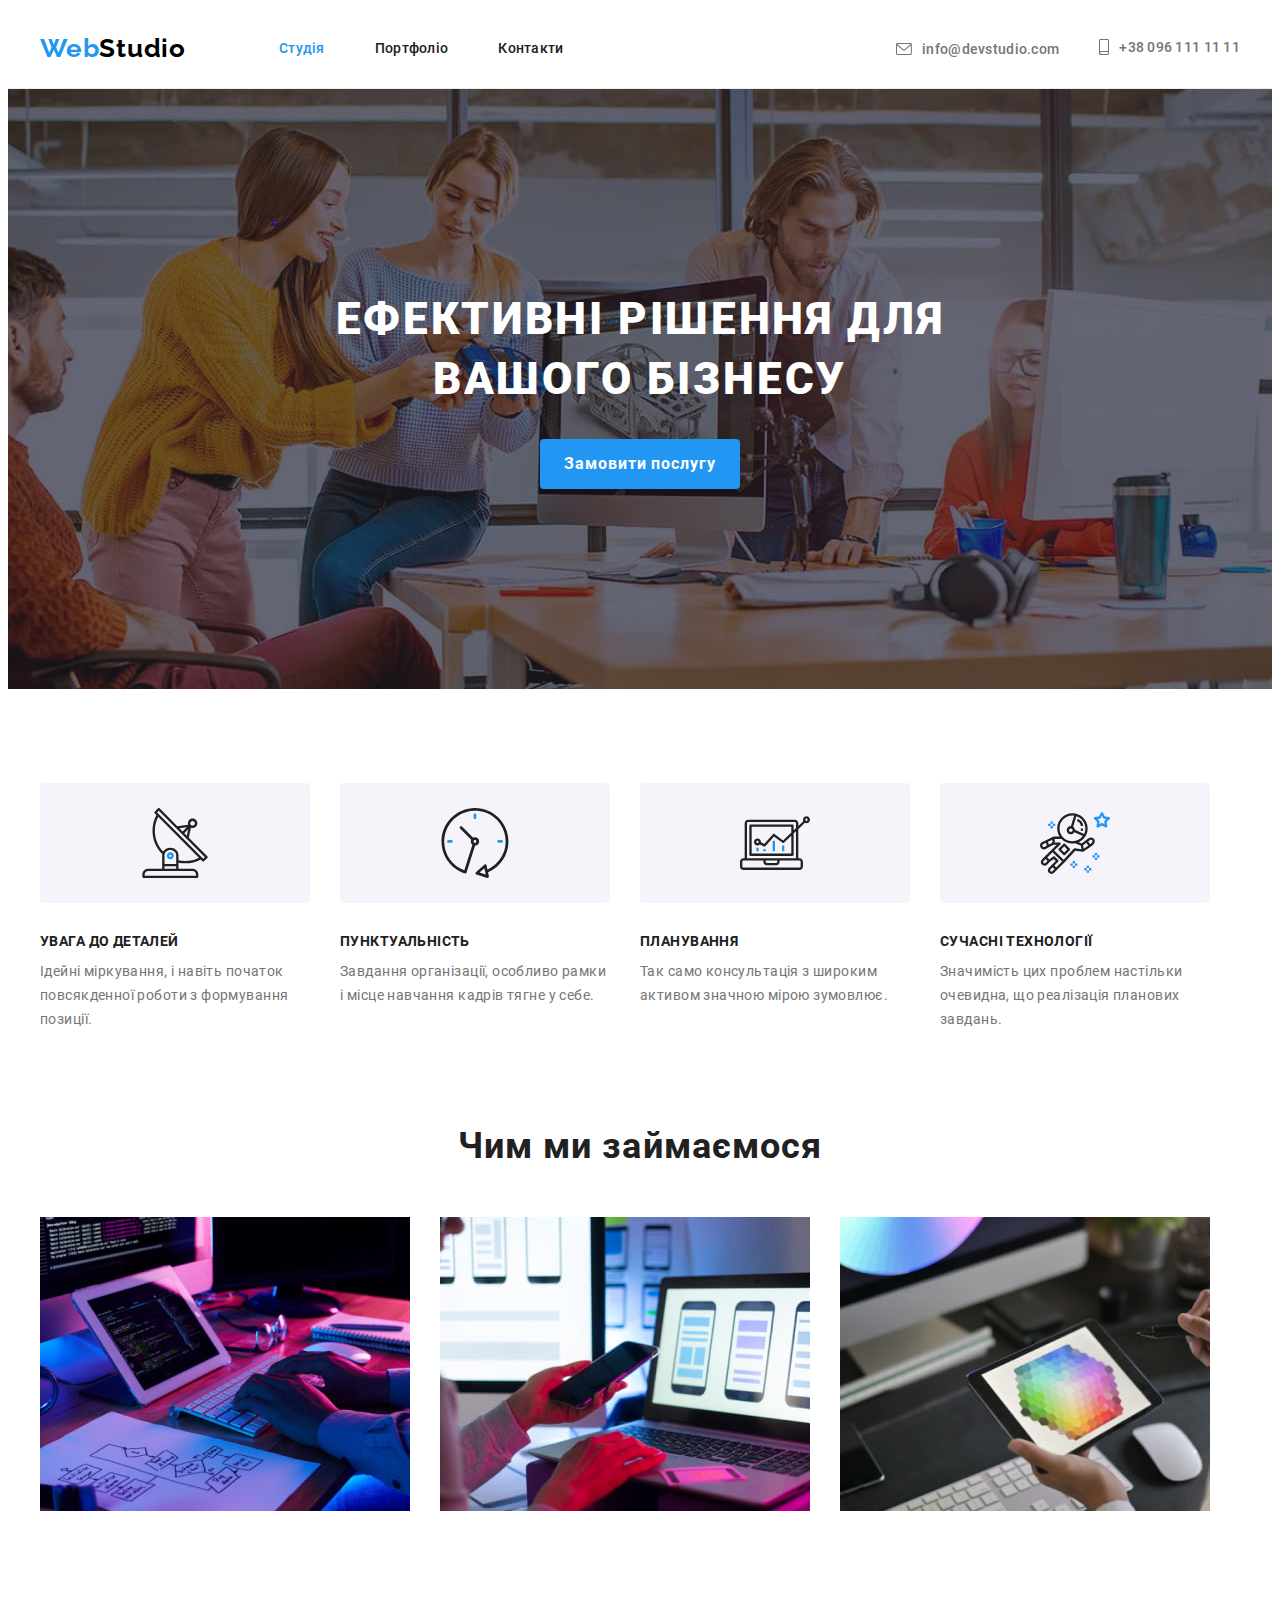
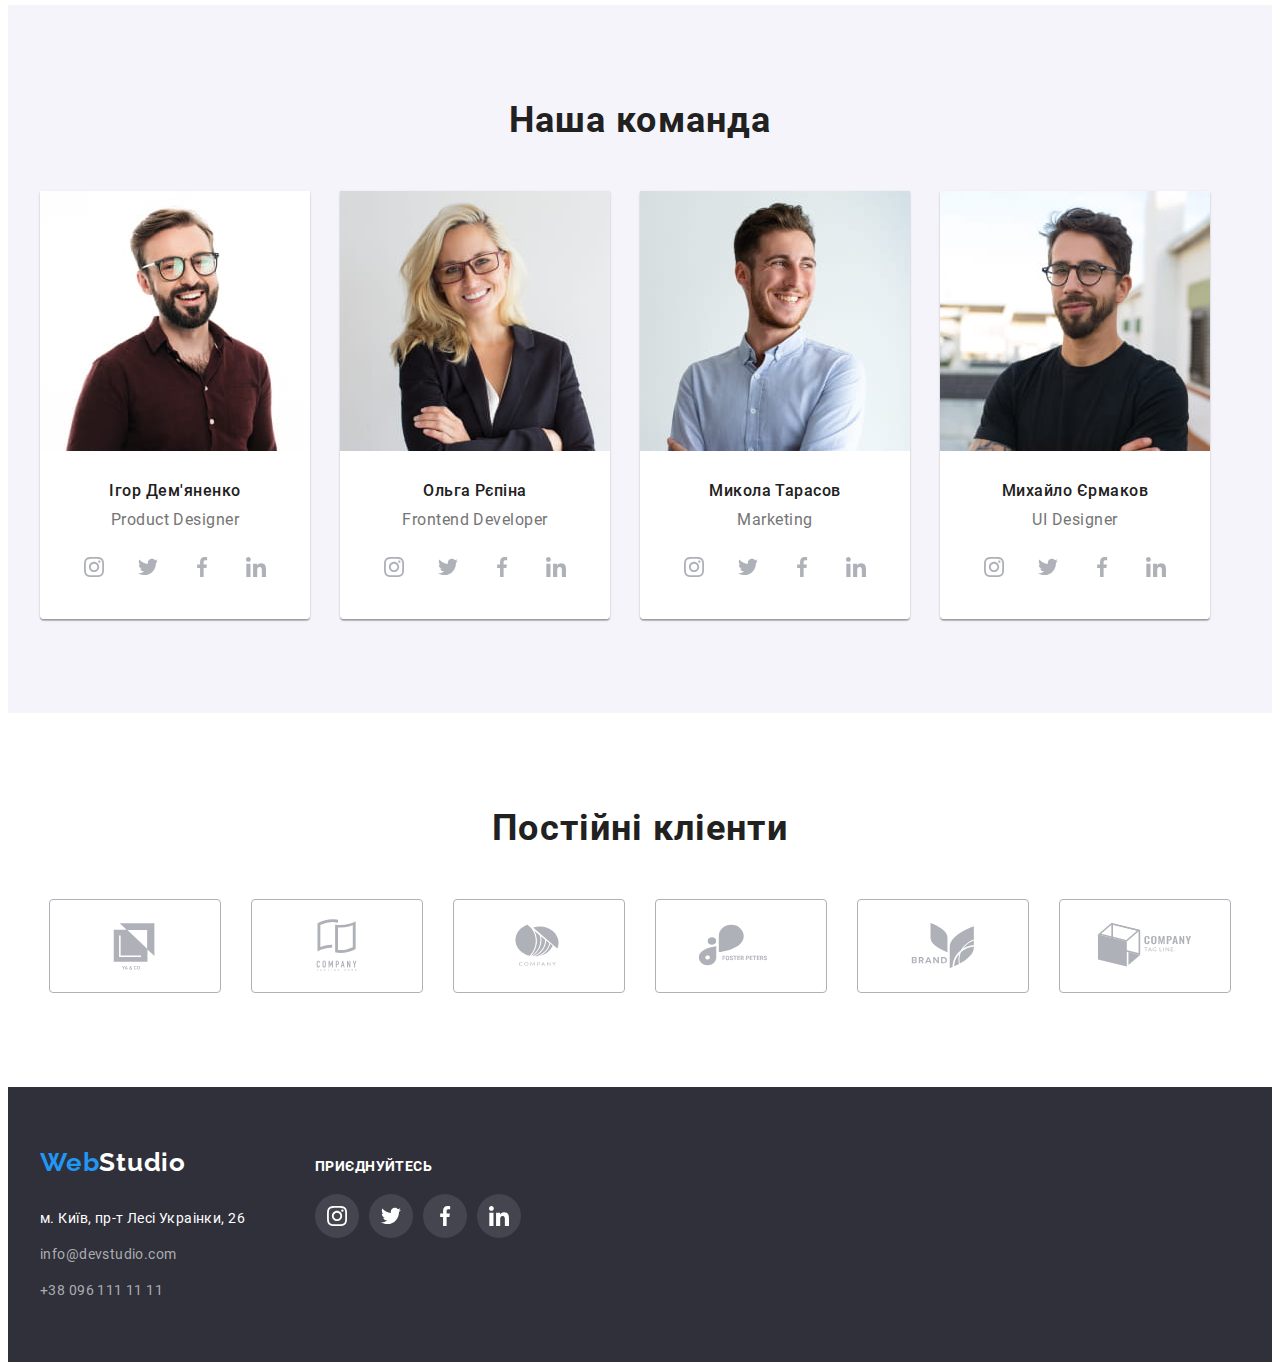
<file: index.html>
<!DOCTYPE html>
<html lang="uk">
  <head>
    <meta charset="UTF-8" />
    <meta http-equiv="X-UA-Compatible" content="IE=edge" />
    <meta name="viewport" content="width=device-width, initial-scale=1.0" />
    <title>Веб студія</title>
    <!--Стилі-->
    <link
      rel="stylesheet"
      href="https://cdnjs.cloudflare.com/ajax/libs/modern-normalize/1.1.0/modern-normalize.min.css"
      integrity="sha512-wpPYUAdjBVSE4KJnH1VR1HeZfpl1ub8YT/NKx4PuQ5NmX2tKuGu6U/JRp5y+Y8XG2tV+wKQpNHVUX03MfMFn9Q=="
      crossorigin="anonymous"
      referrerpolicy="no-referrer"
    />
    <link rel="stylesheet" href="./css/styles.css" />
  </head>
  <body>
    <!-- Хедер -->
    <header class="header">
      <!-- Навигация -->
      <div class="container head">
        <nav class="nav">
          <a href="./index.html" class="logo-link link">
            Web<span class="logo-dark">Studio</span>
          </a>
          <ul class="nav-list list">
            <li class="nav-item">
              <a href="./index.html" class="nav-link link current">Студія</a>
            </li>
            <li class="nav-item">
              <a href="./portfolio.html" class="nav-link link">Портфоліо</a>
            </li>
            <li class="nav-item">
              <a href="#" class="nav-link link">Контакти</a>
            </li>
          </ul>
        </nav>
        <ul class="contacts list">
          <li class="contact-item">
            <a href="mailto:info@devstudio.com" class="contact-link link">
              <svg class="contact-icon" width="16" height="12">
                <use href="./images/sprite.svg#icon-envelope"></use>
              </svg>
              info@devstudio.com
            </a>
          </li>
          <li class="contact-item">
            <a href="tel:+380961111111" class="contact-link link">
              <svg class="contact-icon" width="10" height="16">
                <use href="./images/sprite.svg#icon-smartphone"></use>
              </svg>
              +38 096 111 11 11
            </a>
          </li>
        </ul>
      </div>
    </header>
    <!-- Меин -->
    <main>
      <!-- Секция Hero -->
      <section class="hero overlay">
        <div class="container">
          <h1 class="hero-title">Ефективні рішення для <br />вашого бізнесу</h1>
          <button type="button" class="hero-button">Замовити послугу</button>
        </div>
      </section>
      <!-- Наші особливості -->
      <section class="features section">
        <div class="container">
          <h2 class="features-title visually-hidden">Наші особливості</h2>
          <ul class="features-list list">
            <li class="features-item">
              <div class="feature-style">
                <svg class="features-icon" width="70" height="70">
                  <use href="./images/sprite.svg#icon-antenna"></use>
                </svg>
              </div>
              <h3 class="features-name">Увага до деталей</h3>
              <p class="features-text">
                Ідейні міркування, і навіть початок повсякденної роботи з
                формування позиції.
              </p>
            </li>
            <li class="features-item">
              <div class="feature-style">
                <svg class="features-icon" width="70" height="70">
                  <use href="./images/sprite.svg#icon-clock"></use>
                </svg>
              </div>
              <h3 class="features-name">Пунктуальність</h3>
              <p class="features-text">
                Завдання організації, особливо рамки і місце навчання кадрів
                тягне у себе.
              </p>
            </li>
            <li class="features-item">
              <div class="feature-style">
                <svg class="features-icon" width="70" height="70">
                  <use href="./images/sprite.svg#icon-diagram"></use>
                </svg>
              </div>
              <h3 class="features-name">Планування</h3>
              <p class="features-text">
                Так само консультація з широким активом значною мірою зумовлює.
              </p>
            </li>
            <li class="features-item">
              <div class="feature-style">
                <svg class="features-icon" width="70" height="70">
                  <use href="./images/sprite.svg#icon-astronaut"></use>
                </svg>
              </div>
              <h3 class="features-name">Сучасні технології</h3>
              <p class="features-text">
                Значимість цих проблем настільки очевидна, що реалізація
                планових завдань.
              </p>
            </li>
          </ul>
        </div>
      </section>
      <!-- Чим ми займаємося -->
      <section class="advantages">
        <div class="container">
          <h2 class="advantages-title">Чим ми займаємося</h2>
          <ul class="advantages-list list">
            <li class="advantages-item">
              <img
                class="advantages-pic"
                src="./images/box1.jpg"
                alt="Спеціальст пише компьютерний код"
                width="370"
                height="294"
              />
            </li>
            <li class="advantages-item">
              <img
                class="advantages-pic"
                src="./images/box2.jpg"
                alt="Спеціаліст розробляє дизайн"
                width="370"
                height="294"
              />
            </li>
            <li class="advantages-item">
              <img
                class="advantages-pic"
                src="./images/box3.jpg"
                alt="Спеціальст підбирає кольори"
                width="370"
                height="294"
              />
            </li>
          </ul>
        </div>
      </section>
      <!-- Наша команда -->
      <section class="team section">
        <div class="container">
          <h2 class="team-title">Наша команда</h2>
          <ul class="team-list list">
            <li class="team-item">
              <img
                class="team-pic"
                src="./images/collegue1.jpg"
                alt="Усміхнений хлопець в окулярах"
                width="270"
                height="260"
              />
              <div class="team-text-box">
                <h3 class="team-member">Ігор Дем'яненко</h3>
                <p class="team-position">Product Designer</p>
                <ul class="social-list list">
                  <li class="social-list-item">
                    <a href="#" class="social-link link">
                      <svg class="social-net-icon" width="20" height="20">
                        <use href="./images/sprite.svg#icon-instagram"></use>
                      </svg>
                    </a>
                  </li>
                  <li class="social-list-item">
                    <a href="#" class="social-link link">
                      <svg class="social-net-icon" width="20" height="20">
                        <use href="./images/sprite.svg#icon-twitter"></use>
                      </svg>
                    </a>
                  </li>
                  <li class="social-list-item">
                    <a href="#" class="social-link link">
                      <svg class="social-net-icon" width="20" height="20">
                        <use href="./images/sprite.svg#icon-facebook"></use>
                      </svg>
                    </a>
                  </li>
                  <li class="social-list-item">
                    <a href="#" class="social-link link">
                      <svg class="social-net-icon" width="20" height="20">
                        <use href="./images/sprite.svg#icon-linkedin"></use>
                      </svg>
                    </a>
                  </li>
                </ul>
              </div>
            </li>
            <li class="team-item">
              <img
                class="team-pic"
                src="./images/collegue2.jpg"
                alt="Усміхнена дівчина в окулярах"
                width="270"
                height="260"
              />
              <div class="team-text-box">
                <h3 class="team-member">Ольга Рєпіна</h3>
                <p class="team-position">Frontend Developer</p>
                <ul class="social-list list">
                  <li class="social-list-item">
                    <a href="#" class="social-link link">
                      <svg class="social-net-icon" width="20" height="20">
                        <use href="./images/sprite.svg#icon-instagram"></use>
                      </svg>
                    </a>
                  </li>
                  <li class="social-list-item">
                    <a href="#" class="social-link link">
                      <svg class="social-net-icon" width="20" height="20">
                        <use href="./images/sprite.svg#icon-twitter"></use>
                      </svg>
                    </a>
                  </li>
                  <li class="social-list-item">
                    <a href="#" class="social-link link">
                      <svg class="social-net-icon" width="20" height="20">
                        <use href="./images/sprite.svg#icon-facebook"></use>
                      </svg>
                    </a>
                  </li>
                  <li class="social-list-item">
                    <a href="#" class="social-link link">
                      <svg class="social-net-icon" width="20" height="20">
                        <use href="./images/sprite.svg#icon-linkedin"></use>
                      </svg>
                    </a>
                  </li>
                </ul>
              </div>
            </li>
            <li class="team-item">
              <img
                class="team-pic"
                src="./images/collegue3.jpg"
                alt="Усміхнений хлопець у сорочці"
                width="270"
                height="260"
              />
              <div class="team-text-box">
                <h3 class="team-member">Микола Тарасов</h3>
                <p class="team-position">Marketing</p>
                <ul class="social-list list">
                  <li class="social-list-item">
                    <a href="#" class="social-link link">
                      <svg class="social-net-icon" width="20" height="20">
                        <use href="./images/sprite.svg#icon-instagram"></use>
                      </svg>
                    </a>
                  </li>
                  <li class="social-list-item">
                    <a href="#" class="social-link link">
                      <svg class="social-net-icon" width="20" height="20">
                        <use href="./images/sprite.svg#icon-twitter"></use>
                      </svg>
                    </a>
                  </li>
                  <li class="social-list-item">
                    <a href="#" class="social-link link">
                      <svg class="social-net-icon" width="20" height="20">
                        <use href="./images/sprite.svg#icon-facebook"></use>
                      </svg>
                    </a>
                  </li>
                  <li class="social-list-item">
                    <a href="#" class="social-link link">
                      <svg class="social-net-icon" width="20" height="20">
                        <use href="./images/sprite.svg#icon-linkedin"></use>
                      </svg>
                    </a>
                  </li>
                </ul>
              </div>
            </li>
            <li class="team-item">
              <img
                class="team-pic"
                src="./images/collegue4.jpg"
                alt="Хлопець в окулярах та чорній футболці"
                width="270"
                height="260"
              />
              <div class="team-text-box">
                <h3 class="team-member">Михайло Єрмаков</h3>
                <p class="team-position">UI Designer</p>
                <ul class="social-list list">
                  <li class="social-list-item">
                    <a href="#" class="social-link link">
                      <svg class="social-net-icon" width="20" height="20">
                        <use href="./images/sprite.svg#icon-instagram"></use>
                      </svg>
                    </a>
                  </li>
                  <li class="social-list-item">
                    <a href="#" class="social-link link">
                      <svg class="social-net-icon" width="20" height="20">
                        <use href="./images/sprite.svg#icon-twitter"></use>
                      </svg>
                    </a>
                  </li>
                  <li class="social-list-item">
                    <a href="#" class="social-link link">
                      <svg class="social-net-icon" width="20" height="20">
                        <use href="./images/sprite.svg#icon-facebook"></use>
                      </svg>
                    </a>
                  </li>
                  <li class="social-list-item">
                    <a href="#" class="social-link link">
                      <svg class="social-net-icon" width="20" height="20">
                        <use href="./images/sprite.svg#icon-linkedin"></use>
                      </svg>
                    </a>
                  </li>
                </ul>
              </div>
            </li>
          </ul>
        </div>
      </section>
      <!--Постоянные Клиенты-->
      <section class="customers section">
        <div class="container">
          <h2 class="customers-title">Постійні кліенти</h2>
          <ul class="customer-list list">
            <li class="customer-list-item">
              <a href="#" class="customer-link">
                <svg class="customer-icon" width="106" height="60">
                  <use href="./images/sprite.svg#icon-yaco"></use>
                </svg>
              </a>
            </li>
            <li class="customer-list-item">
              <a href="#" class="customer-link">
                <svg class="customer-icon" width="106" height="60">
                  <use href="./images/sprite.svg#icon-taglinehere"></use>
                </svg>
              </a>
            </li>
            <li class="customer-list-item">
              <a href="#" class="customer-link">
                <svg class="customer-icon" width="106" height="60">
                  <use href="./images/sprite.svg#icon-logocompany"></use>
                </svg>
              </a>
            </li>
            <li class="customer-list-item">
              <a href="#" class="customer-link">
                <svg class="customer-icon" width="106" height="60">
                  <use href="./images/sprite.svg#icon-foster"></use>
                </svg>
              </a>
            </li>
            <li class="customer-list-item">
              <a href="#" class="customer-link">
                <svg class="customer-icon" width="106" height="60">
                  <use href="./images/sprite.svg#icon-Logobrand"></use>
                </svg>
              </a>
            </li>
            <li class="customer-list-item">
              <a href="#" class="customer-link">
                <svg class="customer-icon" width="106" height="60">
                  <use href="./images/sprite.svg#icon-tag"></use>
                </svg>
              </a>
            </li>
          </ul>
        </div>
      </section>
    </main>
    <!-- Футер -->
    <footer class="footer">
      <div class="container">
        <div class="footer-container">
          <div class="logo-address">
            <div class="footer-logo">
              <a href="./index.html" class="logo-link link">
                Web<span class="logo-light">Studio</span>
              </a>
            </div>
            <address class="footer-address">
              <ul class="address-list list">
                <li class="address-item">
                  <a
                    class="address-link link"
                    href="https://goo.gl/maps/CPtrU1FHBa2aNyZL9"
                    target="_blank"
                    rel="noopener noreferrer nofollow"
                  >
                    м. Київ, пр-т Лесі Украінки, 26
                  </a>
                </li>
                <li class="address-item">
                  <a
                    href="mailto:info@devstudio.com"
                    class="address-link-dark link"
                  >
                    info@devstudio.com
                  </a>
                </li>
                <li class="address-item">
                  <a href="tel:+380961111111" class="address-link-dark link">
                    +38 096 111 11 11
                  </a>
                </li>
              </ul>
            </address>
          </div>
          <div class="social-net">
            <p class="social-text">Приєднуйтесь</p>
            <ul class="social-net-list list">
              <li class="social-net-item">
                <a href="#" class="net-link link">
                  <svg class="social-icon" width="20" height="20">
                    <use href="./images/sprite.svg#icon-instagram"></use>
                  </svg>
                </a>
              </li>
              <li class="social-net-item">
                <a href="#" class="net-link link">
                  <svg class="social-icon" width="20" height="20">
                    <use href="./images/sprite.svg#icon-twitter"></use>
                  </svg>
                </a>
              </li>
              <li class="social-net-item">
                <a href="#" class="net-link link">
                  <svg class="social-icon" width="20" height="20">
                    <use href="./images/sprite.svg#icon-facebook"></use>
                  </svg>
                </a>
              </li>
              <li class="social-net-item">
                <a href="#" class="net-link link">
                  <svg class="social-icon" width="20" height="20">
                    <use href="./images/sprite.svg#icon-linkedin"></use>
                  </svg>
                </a>
              </li>
            </ul>
          </div>
        </div>
      </div>
    </footer>
  </body>
</html>
</file>
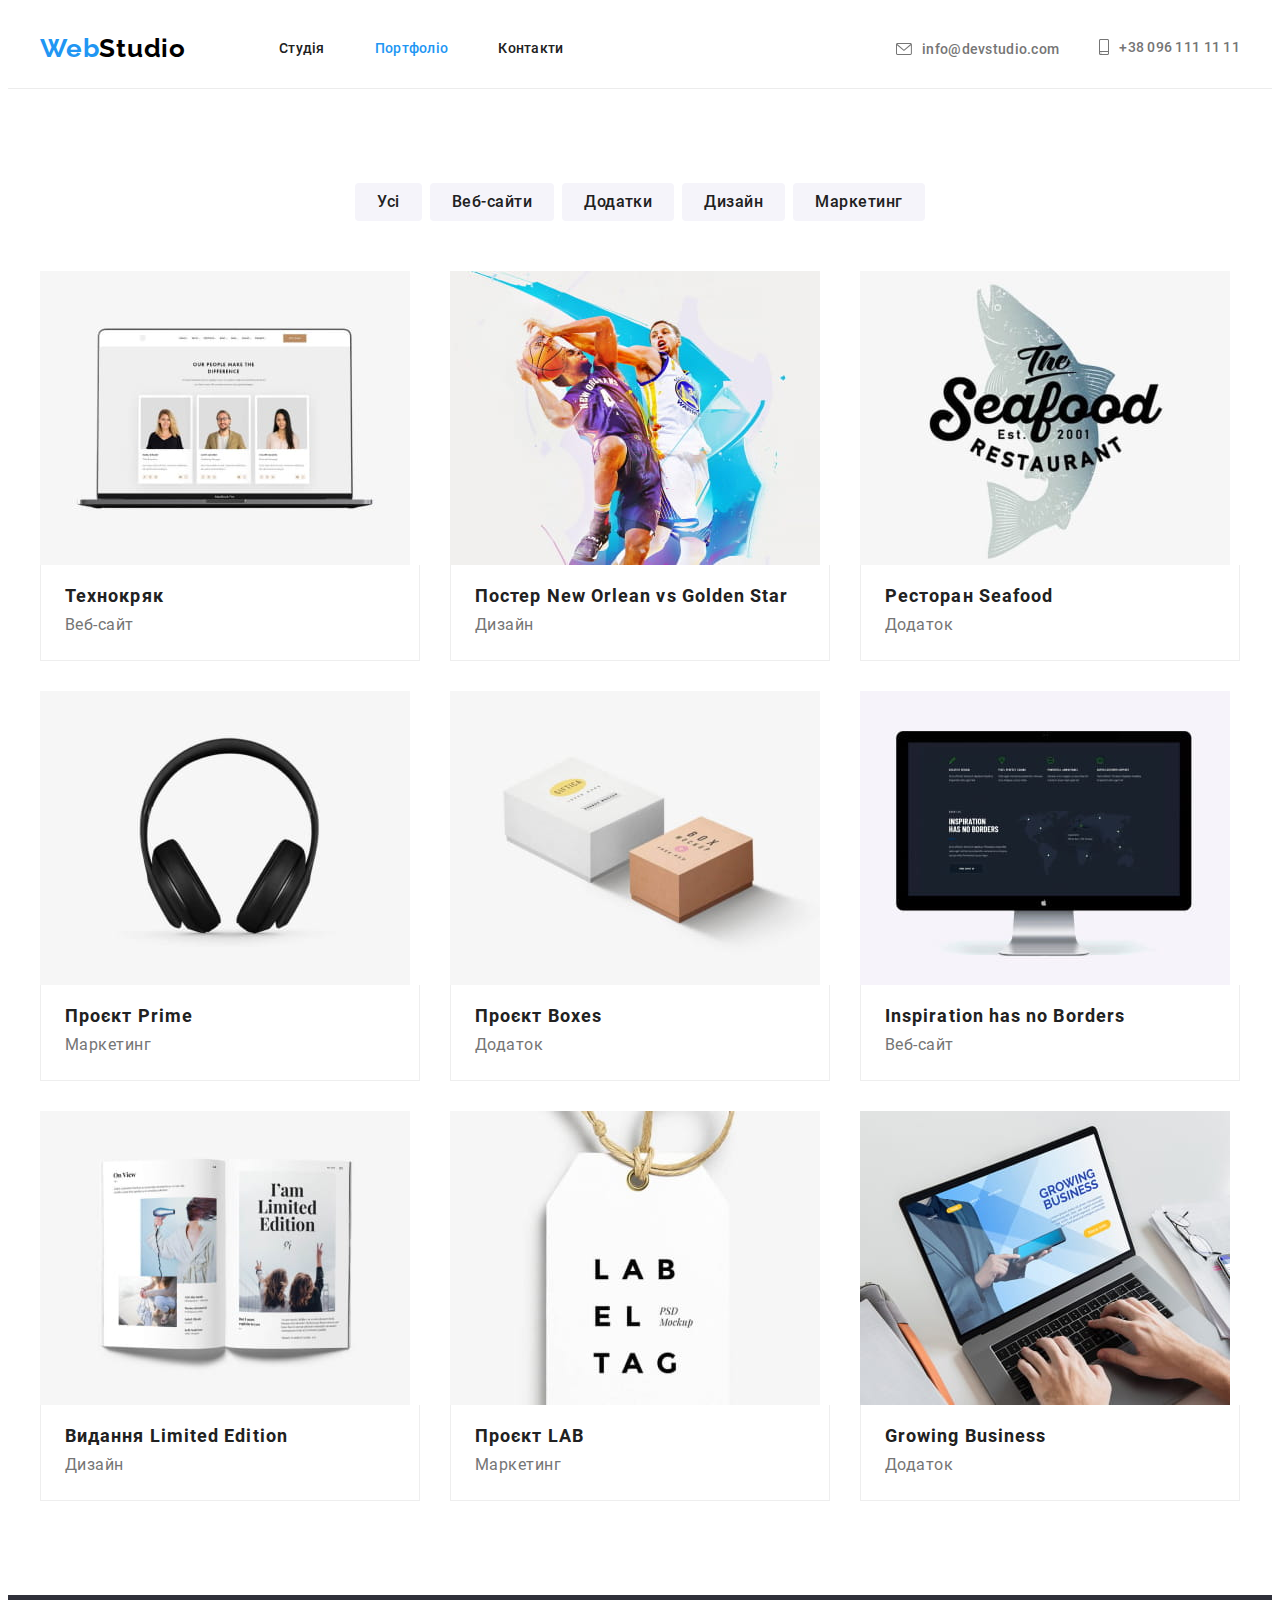
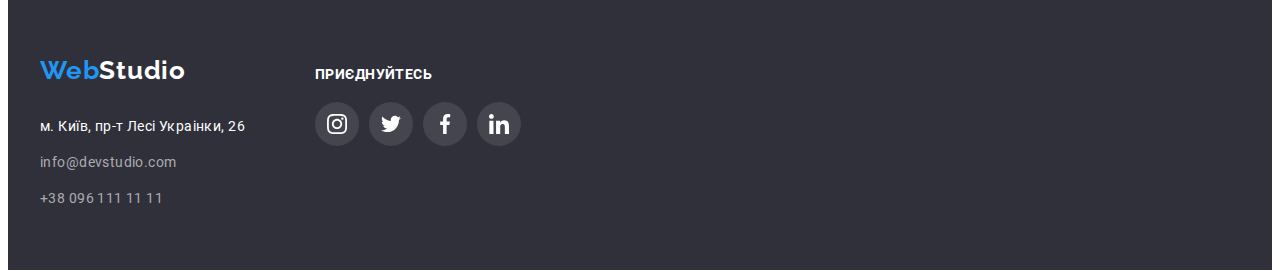
<file: portfolio.html>
<!DOCTYPE html>
<html lang="uk">
  <head>
    <meta charset="UTF-8" />
    <meta http-equiv="X-UA-Compatible" content="IE=edge" />
    <meta name="viewport" content="width=device-width, initial-scale=1.0" />
    <title>Портфоліо</title>
    <!--Стилі-->
    <link
      rel="stylesheet"
      href="https://cdnjs.cloudflare.com/ajax/libs/modern-normalize/1.1.0/modern-normalize.min.css"
      integrity="sha512-wpPYUAdjBVSE4KJnH1VR1HeZfpl1ub8YT/NKx4PuQ5NmX2tKuGu6U/JRp5y+Y8XG2tV+wKQpNHVUX03MfMFn9Q=="
      crossorigin="anonymous"
      referrerpolicy="no-referrer"
    />
    <link rel="stylesheet" href="./css/styles.css" />
  </head>
  <body>
    <!--Хедер-->
    <header class="header">
      <!-- Навигация -->
      <div class="container head">
        <nav class="nav">
          <a href="./index.html" class="logo-link link">
            Web<span class="logo-dark">Studio</span>
          </a>
          <ul class="nav-list list">
            <li class="nav-item">
              <a href="./index.html" class="nav-link link">Студія</a>
            </li>
            <li class="nav-item">
              <a href="./portfolio.html" class="nav-link link current"
                >Портфоліо</a
              >
            </li>
            <li class="nav-item">
              <a href="#" class="nav-link link">Контакти</a>
            </li>
          </ul>
        </nav>
        <ul class="contacts list">
          <li class="contact-item">
            <a href="mailto:info@devstudio.com" class="contact-link link">
              <svg class="contact-icon" width="16" height="12">
                <use href="./images/sprite.svg#icon-envelope"></use>
              </svg>
              info@devstudio.com
            </a>
          </li>
          <li class="contact-item">
            <a href="tel:+380961111111" class="contact-link link">
              <svg class="contact-icon" width="10" height="16">
                <use href="./images/sprite.svg#icon-smartphone"></use>
              </svg>
              +38 096 111 11 11
            </a>
          </li>
        </ul>
      </div>
    </header>
    <!--Портфолио с фильтрами-->
    <main>
      <section class="portfolio section">
        <div class="container">
          <!--Фильтри-->
          <h1 class="portfolio-title visually-hidden">Портфоліо</h1>
          <ul class="portfolio-filter list">
            <li class="portfolio-item">
              <button type="button" class="portfolio-buttons">Усі</button>
            </li>
            <li class="portfolio-item">
              <button type="button" class="portfolio-buttons">Веб-сайти</button>
            </li>
            <li class="portfolio-item">
              <button type="button" class="portfolio-buttons">Додатки</button>
            </li>
            <li class="portfolio-item">
              <button type="button" class="portfolio-buttons">Дизайн</button>
            </li>
            <li class="portfolio-item">
              <button type="button" class="portfolio-buttons">Маркетинг</button>
            </li>
          </ul>
          <!--Примеры работ-->
          <ul class="examples-list list">
            <li class="examples-item">
              <img
                class="examples-pic"
                src="./images/example1.jpg"
                alt="Мокап сайту, який зробила наша студія"
              />
              <div class="example-text-box">
                <h2 class="examples-title">Технокряк</h2>
                <span class="examples-text">Веб-сайт</span>
              </div>
            </li>
            <li class="examples-item">
              <img
                class="examples-pic"
                src="./images/example2.jpg"
                alt="Постер з двома баскетболістами"
              />
              <div class="example-text-box">
                <h2 class="examples-title">Постер New Orlean vs Golden Star</h2>
                <span class="examples-text">Дизайн</span>
              </div>
            </li>
            <li class="examples-item">
              <img
                class="examples-pic"
                src="./images/example3.jpg"
                alt="Логотип додатку"
              />
              <div class="example-text-box">
                <h2 class="examples-title">Ресторан Seafood</h2>
                <span class="examples-text">Додаток</span>
              </div>
            </li>
            <li class="examples-item">
              <img
                class="examples-pic"
                src="./images/example4.jpg"
                alt="Чорні навушники"
              />
              <div class="example-text-box">
                <h2 class="examples-title">Проєкт Prime</h2>
                <span class="examples-text">Маркетинг</span>
              </div>
            </li>
            <li class="examples-item">
              <img
                class="examples-pic"
                src="./images/example5.jpg"
                alt="Постер додатку"
              />
              <div class="example-text-box">
                <h2 class="examples-title">Проєкт Boxes</h2>
                <span class="examples-text">Додаток</span>
              </div>
            </li>
            <li class="examples-item">
              <img
                class="examples-pic"
                src="./images/example6.jpg"
                alt="Мокап сайту"
              />
              <div class="example-text-box">
                <h2 class="examples-title">Inspiration has no Borders</h2>
                <span class="examples-text">Веб-сайт</span>
              </div>
            </li>
            <li class="examples-item">
              <img
                class="examples-pic"
                src="./images/example7.jpg"
                alt="Розкритий журнал"
              />
              <div class="example-text-box">
                <h2 class="examples-title">Видання Limited Edition</h2>
                <span class="examples-text">Дизайн</span>
              </div>
            </li>
            <li class="examples-item">
              <img
                class="examples-pic"
                src="./images/example8.jpg"
                alt="Постер проекту"
              />
              <div class="example-text-box">
                <h2 class="examples-title">Проєкт LAB</h2>
                <span class="examples-text">Маркетинг</span>
              </div>
            </li>
            <li class="examples-item">
              <img
                class="examples-pic"
                src="./images/example9.jpg"
                alt="Мокап додатку"
              />
              <div class="example-text-box">
                <h2 class="examples-title">Growing Business</h2>
                <span class="examples-text">Додаток</span>
              </div>
            </li>
          </ul>
        </div>
      </section>
    </main>
    <!-- Футер -->
    <footer class="footer">
      <div class="container">
        <div class="footer-container">
          <div class="logo-address">
            <div class="footer-logo">
              <a href="./index.html" class="logo-link link">
                Web<span class="logo-light">Studio</span>
              </a>
            </div>
            <address class="footer-address">
              <ul class="address-list list">
                <li class="address-item">
                  <a
                    class="address-link link"
                    href="https://goo.gl/maps/CPtrU1FHBa2aNyZL9"
                    target="_blank"
                    rel="noopener noreferrer nofollow"
                  >
                    м. Київ, пр-т Лесі Украінки, 26
                  </a>
                </li>
                <li class="address-item">
                  <a
                    href="mailto:info@devstudio.com"
                    class="address-link-dark link"
                  >
                    info@devstudio.com
                  </a>
                </li>
                <li class="address-item">
                  <a href="tel:+380961111111" class="address-link-dark link">
                    +38 096 111 11 11
                  </a>
                </li>
              </ul>
            </address>
          </div>
          <div class="social-net">
            <p class="social-text">Приєднуйтесь</p>
            <ul class="social-net-list list">
              <li class="social-net-item">
                <a href="#" class="net-link link">
                  <svg class="social-icon" width="20" height="20">
                    <use href="./images/sprite.svg#icon-instagram"></use>
                  </svg>
                </a>
              </li>
              <li class="social-net-item">
                <a href="#" class="net-link link">
                  <svg class="social-icon" width="20" height="20">
                    <use href="./images/sprite.svg#icon-twitter"></use>
                  </svg>
                </a>
              </li>
              <li class="social-net-item">
                <a href="#" class="net-link link">
                  <svg class="social-icon" width="20" height="20">
                    <use href="./images/sprite.svg#icon-facebook"></use>
                  </svg>
                </a>
              </li>
              <li class="social-net-item">
                <a href="#" class="net-link link">
                  <svg class="social-icon" width="20" height="20">
                    <use href="./images/sprite.svg#icon-linkedin"></use>
                  </svg>
                </a>
              </li>
            </ul>
          </div>
        </div>
      </div>
    </footer>
  </body>
</html>
</file>
<file: css/styles.css>
/* roboto-regular - latin_cyrillic-ext_cyrillic */
@font-face {
  font-family: "Roboto";
  font-style: normal;
  font-weight: 400;
  src: url("../fonts/roboto-v30-latin_cyrillic-ext_cyrillic-regular.eot"); /* IE9 Compat Modes */
  src: local(""),
    url("../fonts/roboto-v30-latin_cyrillic-ext_cyrillic-regular.eot?#iefix")
      format("embedded-opentype"),
    /* IE6-IE8 */
      url("../fonts/roboto-v30-latin_cyrillic-ext_cyrillic-regular.woff2")
      format("woff2"),
    /* Super Modern Browsers */
      url("../fonts/roboto-v30-latin_cyrillic-ext_cyrillic-regular.woff")
      format("woff"),
    /* Modern Browsers */
      url("../fonts/roboto-v30-latin_cyrillic-ext_cyrillic-regular.ttf")
      format("truetype"),
    /* Safari, Android, iOS */
      url("../fonts/roboto-v30-latin_cyrillic-ext_cyrillic-regular.svg#Roboto")
      format("svg"); /* Legacy iOS */
}
/* roboto-500 - latin_cyrillic-ext_cyrillic */
@font-face {
  font-family: "Roboto";
  font-style: normal;
  font-weight: 500;
  src: url("../fonts/roboto-v30-latin_cyrillic-ext_cyrillic-500.eot"); /* IE9 Compat Modes */
  src: local(""),
    url("../fonts/roboto-v30-latin_cyrillic-ext_cyrillic-500.eot?#iefix")
      format("embedded-opentype"),
    /* IE6-IE8 */
      url("../fonts/roboto-v30-latin_cyrillic-ext_cyrillic-500.woff2")
      format("woff2"),
    /* Super Modern Browsers */
      url("../fonts/roboto-v30-latin_cyrillic-ext_cyrillic-500.woff")
      format("woff"),
    /* Modern Browsers */
      url("../fonts/roboto-v30-latin_cyrillic-ext_cyrillic-500.ttf")
      format("truetype"),
    /* Safari, Android, iOS */
      url("../fonts/roboto-v30-latin_cyrillic-ext_cyrillic-500.svg#Roboto")
      format("svg"); /* Legacy iOS */
}
/* roboto-700 - latin_cyrillic-ext_cyrillic */
@font-face {
  font-family: "Roboto";
  font-style: normal;
  font-weight: 700;
  src: url("../fonts/roboto-v30-latin_cyrillic-ext_cyrillic-700.eot"); /* IE9 Compat Modes */
  src: local(""),
    url("../fonts/roboto-v30-latin_cyrillic-ext_cyrillic-700.eot?#iefix")
      format("embedded-opentype"),
    /* IE6-IE8 */
      url("../fonts/roboto-v30-latin_cyrillic-ext_cyrillic-700.woff2")
      format("woff2"),
    /* Super Modern Browsers */
      url("../fonts/roboto-v30-latin_cyrillic-ext_cyrillic-700.woff")
      format("woff"),
    /* Modern Browsers */
      url("../fonts/roboto-v30-latin_cyrillic-ext_cyrillic-700.ttf")
      format("truetype"),
    /* Safari, Android, iOS */
      url("../fonts/roboto-v30-latin_cyrillic-ext_cyrillic-700.svg#Roboto")
      format("svg"); /* Legacy iOS */
}
/* roboto-900 - latin_cyrillic-ext_cyrillic */
@font-face {
  font-family: "Roboto";
  font-style: normal;
  font-weight: 900;
  src: url("../fonts/roboto-v30-latin_cyrillic-ext_cyrillic-900.eot"); /* IE9 Compat Modes */
  src: local(""),
    url("../fonts/roboto-v30-latin_cyrillic-ext_cyrillic-900.eot?#iefix")
      format("embedded-opentype"),
    /* IE6-IE8 */
      url("../fonts/roboto-v30-latin_cyrillic-ext_cyrillic-900.woff2")
      format("woff2"),
    /* Super Modern Browsers */
      url("../fonts/roboto-v30-latin_cyrillic-ext_cyrillic-900.woff")
      format("woff"),
    /* Modern Browsers */
      url("../fonts/roboto-v30-latin_cyrillic-ext_cyrillic-900.ttf")
      format("truetype"),
    /* Safari, Android, iOS */
      url("../fonts/roboto-v30-latin_cyrillic-ext_cyrillic-900.svg#Roboto")
      format("svg"); /* Legacy iOS */
}
/* raleway-700 - latin_cyrillic */
@font-face {
  font-family: "Raleway";
  font-style: normal;
  font-weight: 700;
  src: url("../fonts/raleway-v28-latin_cyrillic-700.eot"); /* IE9 Compat Modes */
  src: local(""),
    url("../fonts/raleway-v28-latin_cyrillic-700.eot?#iefix")
      format("embedded-opentype"),
    /* IE6-IE8 */ url("../fonts/raleway-v28-latin_cyrillic-700.woff2")
      format("woff2"),
    /* Super Modern Browsers */
      url("../fonts/raleway-v28-latin_cyrillic-700.woff") format("woff"),
    /* Modern Browsers */ url("../fonts/raleway-v28-latin_cyrillic-700.ttf")
      format("truetype"),
    /* Safari, Android, iOS */
      url("../fonts/raleway-v28-latin_cyrillic-700.svg#Raleway") format("svg"); /* Legacy iOS */
}
:root {
  --color-primary: #fff;
  --color-secondary: #212121;
  --color-blue: #2196f3;
  --color-hero-back: #c4c4c4;
  --color-dark-background: #2f303a;
  --color-dark-text: #757575;
  --color-button-filter: #f5f4fa;
  --color-logo-dark: #000;
  --color-address-gray: #acacb0;
  --color-logos-gray: #afb1b8;
  --font-family: "Roboto", sans-serif;
  --font-family-logo: "Raleway", sans-serif;
  --font-size-main: 14px;
}
body {
  background-color: var(--color-primary);
  color: var(--color-secondary);
  font-family: var(--font-family);
  font-size: var(--font-size-main);
}
/* Utility */
img {
  display: block;
  max-width: 100%;
  height: auto;
}
h1,
h2,
h3,
h4,
h5,
h6,
p {
  margin-top: 0;
  margin-bottom: 0;
}
.container {
  width: 1200px;
  padding-left: 15px;
  padding-right: 15px;
  margin: 0 auto;
}
.section {
  padding-top: 94px;
  padding-bottom: 94px;
}
.visually-hidden {
  position: absolute;
  white-space: nowrap;
  width: 1px;
  height: 1px;
  overflow: hidden;
  border: 0;
  padding: 0;
  clip: rect(0 0 0 0);
  clip-path: inset(50%);
  margin: -1px;
}
.link {
  text-decoration: none;
  color: inherit;
}
.list {
  list-style: none;
  padding-left: 0;
  margin: 0;
}

/* index.html */

/* Header */
.header {
  border-bottom: 1px solid #ececec;
}
.head {
  display: flex;
  align-items: center;
}

.nav {
  display: flex;
  align-items: center;
}
.logo-link {
  font-family: var(--font-family-logo);
  font-weight: 700;
  font-size: 26px;
  line-height: calc(31 / 26);
  letter-spacing: 0.03em;
  color: var(--color-blue);
}
.logo-dark {
  color: var(--color-logo-dark);
}
.nav-list {
  margin-left: 93px;
  display: flex;
}

.nav-item:not(:last-child) {
  margin-right: 50px;
}
.nav-link {
  display: block;
  font-weight: 500;
  font-size: 14px;
  line-height: calc(16 / 14);
  letter-spacing: 0.02em;
  color: var(--color-secondary);
  padding-top: 32px;
  padding-bottom: 32px;
}
.nav-link.current {
  color: var(--color-blue);
}
.nav-link:hover,
.nav-link:focus {
  color: var(--color-blue);
}
.contacts {
  display: flex;
  align-items: baseline;
  margin-left: auto;
}
/* fill="#afb1b8" style="fill: var(--color4, #afb1b8)"  */
.contact-item + .contact-item {
  margin-left: 40px;
}

.contact-link {
  font-weight: 500;
  font-size: 14px;
  line-height: calc(16 / 14);
  letter-spacing: 0.02em;

  padding-top: 20px;
  padding-bottom: 20px;

  color: var(--color-dark-text);

  display: flex;
  align-items: center;
}
.contact-link:hover,
.contact-link:focus {
  color: var(--color-blue);
  fill: var(--color-blue);
}
.contact-icon {
  fill: currentColor;
  margin-right: 10px;
}

/* Hero section */

.hero {
  background-color: var(--color-hero-back);
  padding-top: 200px;
  padding-bottom: 200px;
  text-align: center;
}
.overlay {
  margin-left: auto;
  margin-right: auto;
  max-width: 1600px;
  min-width: 1200px;
  background-image: linear-gradient(
      to right,
      rgba(47, 48, 58, 0.4),
      rgba(47, 48, 58, 0.4)
    ),
    url(../images/hero-img.jpg);
  background-repeat: no-repeat;
  background-size: cover;
  background-position: center;
}
.hero-title {
  font-weight: 900;
  font-size: 44px;
  line-height: calc(60 / 44);
  text-align: center;
  letter-spacing: 0.06em;
  text-transform: uppercase;
  color: var(--color-primary);
  margin-bottom: 30px;
}
.hero-button {
  display: inline-block;
  font-family: inherit;
  cursor: pointer;
  font-weight: 700;
  font-size: 16px;
  line-height: calc(30 / 16);
  text-align: center;
  letter-spacing: 0.06em;
  color: var(--color-primary);

  background: var(--color-blue);
  box-shadow: 0px 4px 4px rgba(0, 0, 0, 0.15);
  border-radius: 4px;
  border: none;

  padding: 10px 24px;
  min-width: 200px;
  margin: inherit;
}
.hero-button:hover,
.hero-button:focus {
  background: #188ce8;
}
/* Features section */
.features {
  background-color: var(--color-primary);
}
.features-title {
}
.features-list {
  display: flex;
  flex-wrap: wrap;
}
.features-item {
  max-width: 270px;
}
.features-item:not(:last-child) {
  margin-right: 30px;
}
.features-name {
  font-weight: 700;
  font-size: 14px;
  line-height: calc(16 / 14);
  letter-spacing: 0.03em;
  text-transform: uppercase;
  margin-bottom: 10px;
}
.features-text {
  font-size: 14px;
  line-height: calc(24 / 14);
  letter-spacing: 0.03em;
  color: var(--color-dark-text);
}
.feature-style {
  background-color: var(--color-button-filter);
  border-radius: 4px;
  padding-top: 25px;
  padding-bottom: 25px;
  margin-bottom: 30px;

  display: flex;
}
.features-icon {
  margin: 0 auto;
}
/* Advantages section */
.advantages {
  background-color: var(--color-primary);
  padding-bottom: 94px;
}
.advantages-title {
  font-weight: 700;
  font-size: 36px;
  line-height: calc(42 / 36);
  text-align: center;
  letter-spacing: 0.03em;
  margin-bottom: 50px;
}
.advantages-list {
  display: flex;
  /* justify-content: space-between; */
}
.advantages-item {
  display: inline-block;
}
.advantages-item:not(:last-child) {
  margin-right: 30px;
}
.advantages-pic {
}
/* Team Section */
.team {
  background-color: #f5f4fa;
}
.team-title {
  font-weight: 700;
  font-size: 36px;
  line-height: calc(42 / 36);
  text-align: center;
  letter-spacing: 0.03em;
  margin-bottom: 50px;
}
.team-list {
  display: flex;
}
.team-item {
  box-shadow: 0px 1px 3px rgba(0, 0, 0, 0.12), 0px 1px 1px rgba(0, 0, 0, 0.14),
    0px 2px 1px rgba(0, 0, 0, 0.2);
  border-radius: 0px 0px 4px 4px;
}
.team-item:not(:last-child) {
  margin-right: 30px;
}
.team-pic {
}
.team-member {
  font-weight: 500;
  font-size: 16px;
  line-height: calc(19 / 16);
  text-align: center;
  letter-spacing: 0.03em;
  margin-bottom: 10px;
}
.team-position {
  font-size: 16px;
  line-height: calc(19 / 16);
  text-align: center;
  letter-spacing: 0.03em;
  color: var(--color-dark-text);
  margin-bottom: 16px;
}
.team-text-box {
  background-color: var(--color-primary);
  padding-top: 30px;
  padding-bottom: 30px;
  border-bottom-left-radius: 4px;
  border-bottom-right-radius: 4px;
}
.social-list {
  display: flex;
  align-items: center;
  justify-content: center;
}
.social-list-item {
}
.social-list-item:not(:last-child) {
  margin-right: 10px;
}
.social-link {
  display: flex;
  align-items: center;
  justify-content: center;
  width: 44px;
  height: 44px;
  border-radius: 50%;
  color: var(--color-logos-gray);
}
.social-link:hover,
.social-link:focus {
  background-color: var(--color-blue);
  color: #fff;
}
.social-net-icon {
  fill: currentColor;
}
.social-links {
}

/* Customers Section */
.customers-title {
  margin-bottom: 50px;
  font-weight: 700;
  font-size: 36px;
  line-height: calc(42 / 36);
  text-align: center;
  letter-spacing: 0.03em;
  margin-bottom: 50px;
}
.customer-list {
  display: flex;
  align-items: center;
  justify-content: center;
}
.customer-list-item:not(:last-child) {
  margin-right: 30px;
}
.customer-link {
  display: flex;
  align-items: center;
  justify-content: center;
  width: 170px;
  height: 92px;
  border: 1px solid var(--color-logos-gray);
  border-radius: 4px;
  color: var(--color-logos-gray);
}
.customer-link:hover,
.customer-link:focus {
  border: 1px solid var(--color-blue);
  color: var(--color-blue);
}
.customer-icon {
  fill: currentColor;
}

/* Footer */
.footer {
  background: var(--color-dark-background);
  padding-top: 60px;
  padding-bottom: 60px;
}
.footer-logo {
  margin-bottom: 28px;
}
.logo-light {
  color: var(--color-primary);
}
.footer-address {
}
.address-list {
  font-style: normal;
}
.address-item {
}
.address-item:not(:last-child) {
  margin-bottom: 12px;
}
.address-link {
  font-size: 14px;
  line-height: calc(24 / 14);
  letter-spacing: 0.03em;
  color: var(--color-primary);
}
.address-link:hover,
.address-link:focus {
  color: var(--color-blue);
}
.address-link-dark {
  font-size: 14px;
  line-height: calc(24 / 14);
  letter-spacing: 0.03em;
  color: var(--color-address-gray);
}
.address-link-dark:hover,
.address-link-dark:focus {
  color: var(--color-blue);
}
.logo-address {
  margin-right: 70px;
}
.footer-container {
  display: flex;
  align-items: baseline;
}
.social-net {
}

.social-text {
  font-family: "Roboto";
  font-style: normal;
  font-weight: 700;
  font-size: 14px;
  line-height: calc(16 / 14);
  letter-spacing: 0.03em;
  text-transform: uppercase;

  color: var(--color-primary);
  margin-bottom: 20px;
}
.social-net-list {
  display: flex;
  align-items: center;
  justify-content: center;
}
.list {
}
.social-net-item {
  margin-right: 10px;
}
.net-link {
  display: flex;
  align-items: center;
  justify-content: center;
  width: 44px;
  height: 44px;
  color: var(--color-primary);
  background-color: rgba(255, 255, 255, 0.1);
  border-radius: 50%;
}
.net-link:hover,
.net-link:focus {
  background-color: var(--color-blue);
  border-radius: 50%;
}
.link {
}
.social-icon {
  fill: currentColor;
}

/* portfolio.html */
.portfolio {
  background-color: var(--color-primary);
}
.portfolio-title {
}
.visually-hidden {
}
.portfolio-filter {
  display: flex;
  justify-content: center;
  margin-bottom: 50px;
}
.portfolio-item {
}
.portfolio-item:not(:last-child) {
  margin-right: 8px;
}
.portfolio-buttons {
  cursor: pointer;
  font-family: inherit;
  font-weight: 500;
  font-size: 16px;
  line-height: calc(26 / 16);
  text-align: center;
  letter-spacing: 0.03em;
  color: var(--color-secondary);
  background-color: var(--color-button-filter);
  border-radius: 4px;
  border: none;
  padding: 6px 22px;
}
.portfolio-buttons:hover,
.portfolio-buttons:focus {
  color: var(--color-primary);
  background-color: var(--color-blue);
  box-shadow: 0px 3px 1px rgba(0, 0, 0, 0.1), 0px 1px 2px rgba(0, 0, 0, 0.08),
    0px 2px 2px rgba(0, 0, 0, 0.12);
}
/* Техника Сетки через отрицательные марджины */
.examples-list {
  display: flex;
  flex-wrap: wrap;
  margin-right: -30px;
  margin-bottom: -30px;
}
.examples-item {
  flex-basis: calc((100% - 90px) / 3);
  margin-right: 30px;
  margin-bottom: 30px;
}
.examples-item:hover,
.examples-item:focus {
  box-shadow: 0px 1px 1px rgba(0, 0, 0, 0.12), 0px 4px 4px rgba(0, 0, 0, 0.06),
    1px 4px 6px rgba(0, 0, 0, 0.16);
}
/* Техника Сетки с Ласт-айтем */
/* .examples-item {
  width: calc((100% - 60px) / 3);
}
.examples-item:not(:nth-child(3n)) {
  margin-right: 30px;
} */
/* .examples-item:not(:nth-last-child(-n + 3)) {
  margin-bottom: 30px;
} */
.examples-pic {
}
.example-text-box {
  padding-top: 20px;
  padding-bottom: 20px;
  padding-left: 24px;
  padding-right: 24px;
  border-right: 1px solid #eeeeee;
  border-bottom: 1px solid #eeeeee;
  border-left: 1px solid #eeeeee;
}
.examples-title {
  font-weight: 700;
  font-size: 18px;
  line-height: clac(36/18);
  letter-spacing: 0.06em;
  margin-bottom: 4px;
}
.examples-text {
  font-size: 16px;
  line-height: calc(30 / 16);
  letter-spacing: 0.03em;
  color: var(--color-dark-text);
}
</file>
